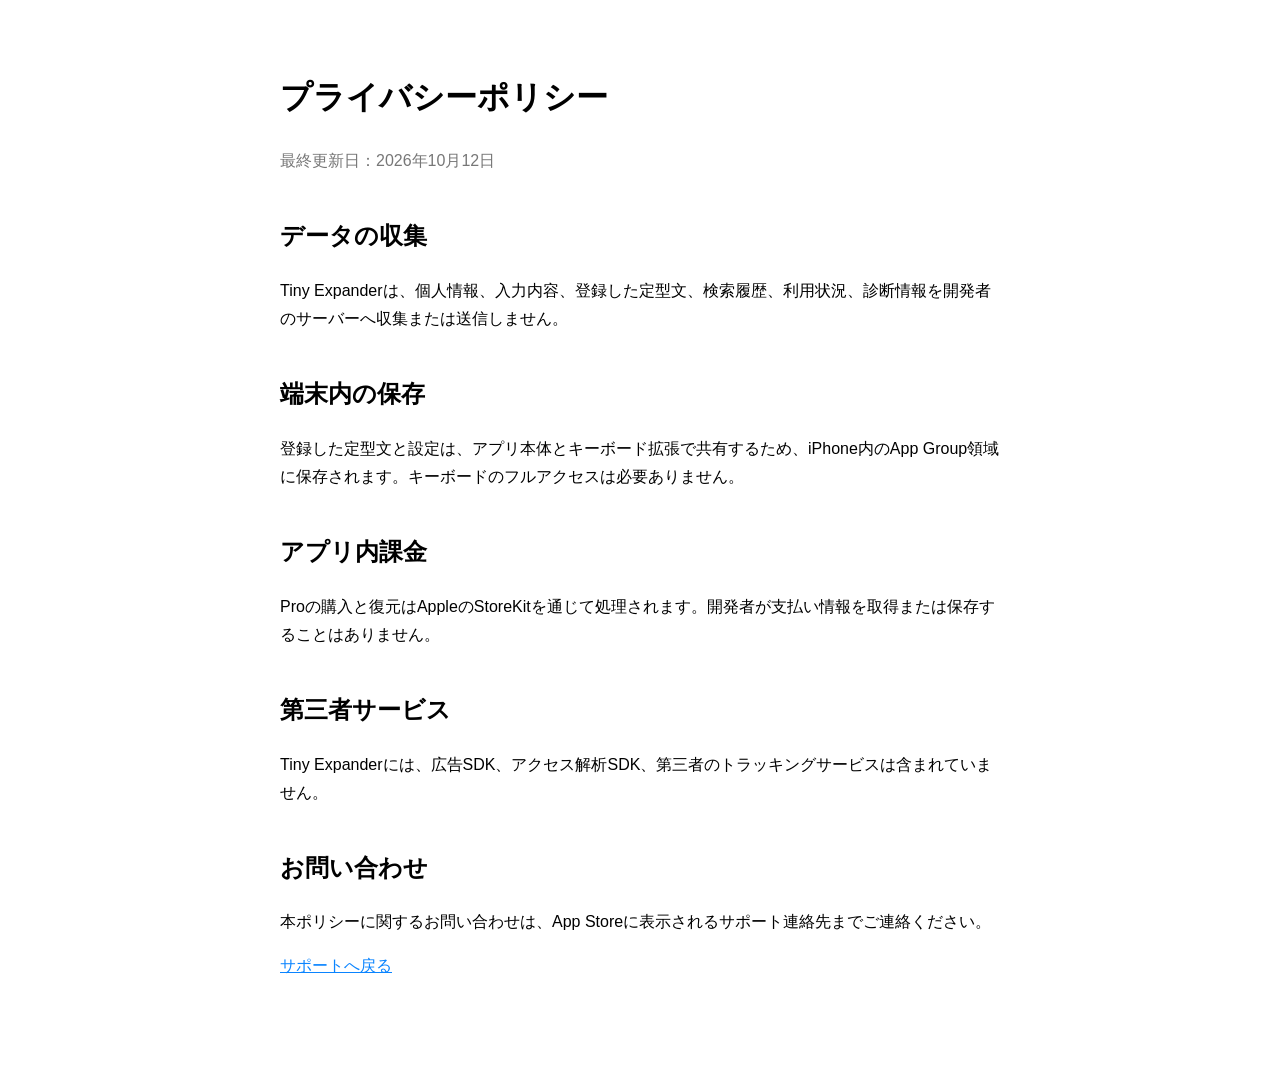
<file: privacy.html>
<!doctype html>
<html lang="ja">
<head>
  <meta charset="utf-8">
  <meta name="viewport" content="width=device-width, initial-scale=1">
  <meta name="description" content="Tiny Expanderのプライバシーポリシー。">
  <title>Tiny Expander プライバシーポリシー</title>
  <style>
    :root { color-scheme: light dark; font-family: -apple-system, BlinkMacSystemFont, "Helvetica Neue", sans-serif; }
    body { margin: 0 auto; max-width: 720px; padding: 48px 24px 80px; line-height: 1.75; }
    h1 { font-size: 2rem; }
    h2 { margin-top: 2.5rem; }
    a { color: #0a84ff; }
    .muted { color: #777; }
  </style>
</head>
<body>
  <h1>プライバシーポリシー</h1>
  <p class="muted">最終更新日：2026年10月12日</p>

  <h2>データの収集</h2>
  <p>Tiny Expanderは、個人情報、入力内容、登録した定型文、検索履歴、利用状況、診断情報を開発者のサーバーへ収集または送信しません。</p>

  <h2>端末内の保存</h2>
  <p>登録した定型文と設定は、アプリ本体とキーボード拡張で共有するため、iPhone内のApp Group領域に保存されます。キーボードのフルアクセスは必要ありません。</p>

  <h2>アプリ内課金</h2>
  <p>Proの購入と復元はAppleのStoreKitを通じて処理されます。開発者が支払い情報を取得または保存することはありません。</p>

  <h2>第三者サービス</h2>
  <p>Tiny Expanderには、広告SDK、アクセス解析SDK、第三者のトラッキングサービスは含まれていません。</p>

  <h2>お問い合わせ</h2>
  <p>本ポリシーに関するお問い合わせは、App Storeに表示されるサポート連絡先までご連絡ください。</p>

  <p><a href="index.html">サポートへ戻る</a></p>
</body>
</html>
</file>
